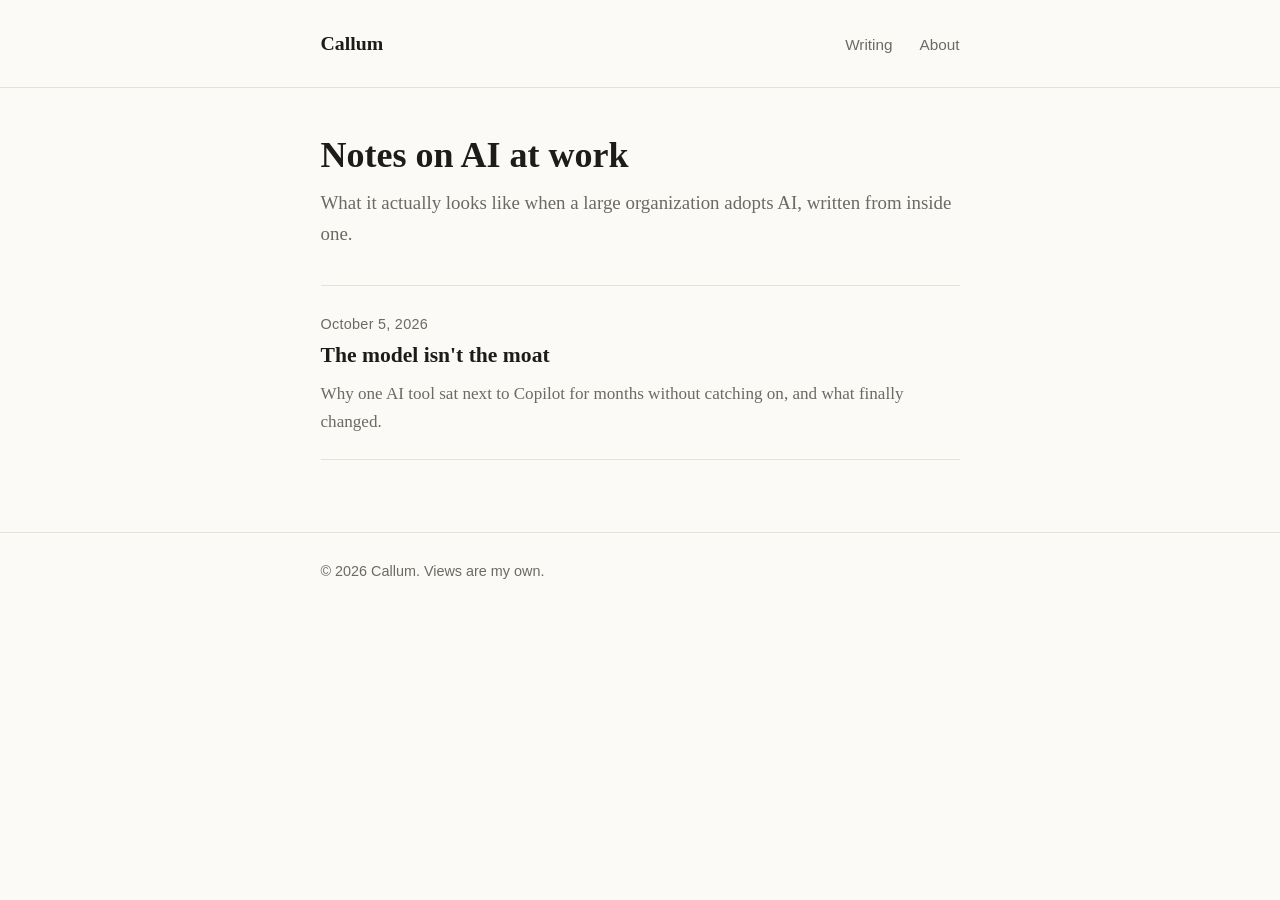
<file: index.html>
<!doctype html>
<html lang="en">
<head>
  <meta charset="utf-8">
  <meta name="viewport" content="width=device-width, initial-scale=1">
  <title>Callum | Notes on AI at Work</title>
  <meta name="description" content="Notes on how AI actually gets adopted inside large organizations, from someone doing the work.">
  <link rel="stylesheet" href="style.css">
</head>
<body>

  <header class="site">
    <div class="wrap">
      <a class="brand" href="index.html">Callum</a>
      <nav>
        <a href="index.html">Writing</a>
        <a href="about.html">About</a>
      </nav>
    </div>
  </header>

  <main>
    <div class="wrap">
      <h1>Notes on AI at work</h1>
      <p class="lede">What it actually looks like when a large organization adopts AI, written from inside one.</p>

      <ul class="post-list">
        <!-- Copy this block for each new post, newest first. -->
        <li>
          <span class="meta">October 5, 2026</span><br>
          <a class="title" href="posts/the-model-isnt-the-moat.html">The model isn't the moat</a>
          <p>Why one AI tool sat next to Copilot for months without catching on, and what finally changed.</p>
        </li>
      </ul>
    </div>
  </main>

  <footer class="site">
    <div class="wrap">
      &copy; <span id="year"></span> Callum. Views are my own.
    </div>
  </footer>
  <script>document.getElementById('year').textContent = new Date().getFullYear();</script>

</body>
</html>
</file>
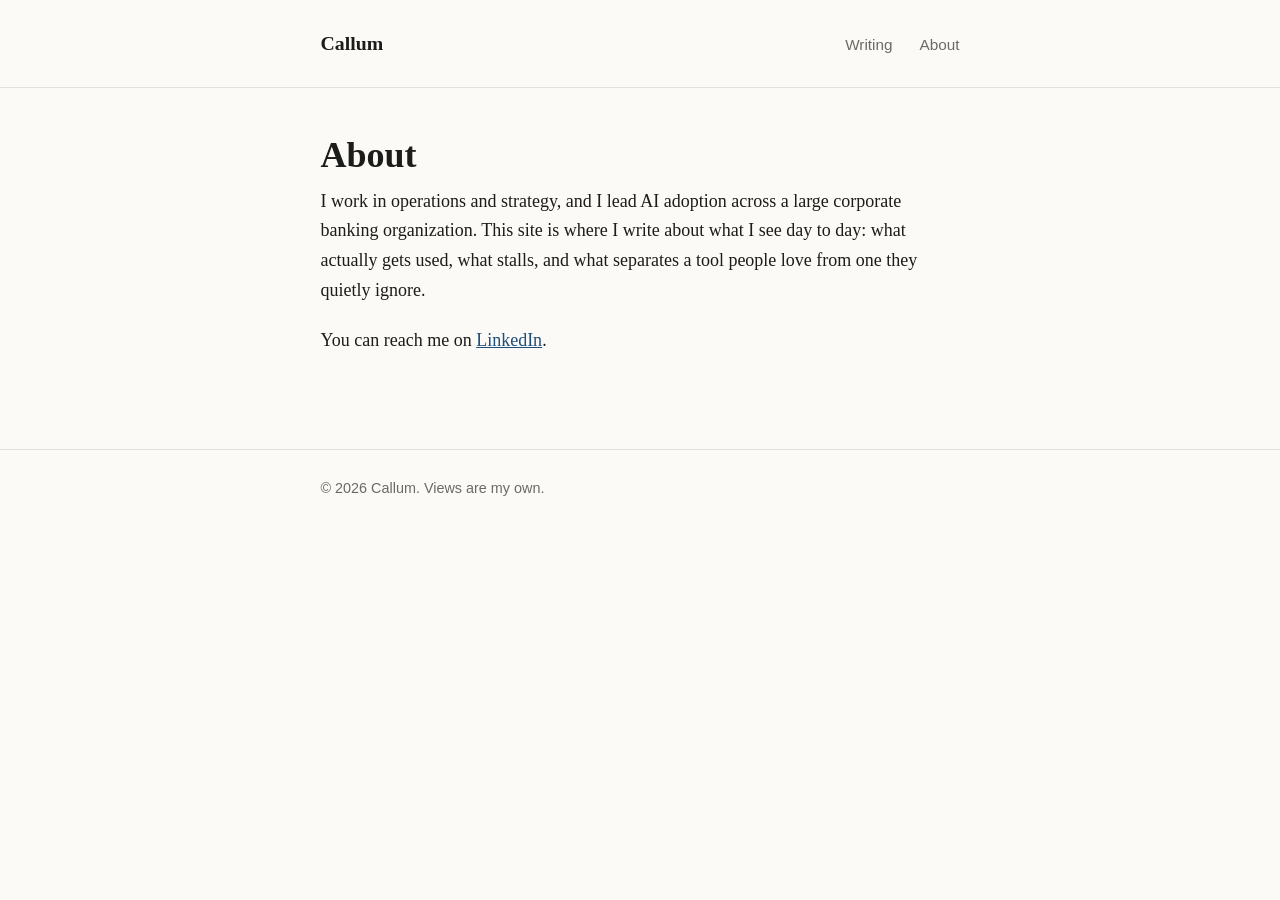
<file: about.html>
<!doctype html>
<html lang="en">
<head>
  <meta charset="utf-8">
  <meta name="viewport" content="width=device-width, initial-scale=1">
  <title>About | Callum</title>
  <meta name="description" content="About Callum and what this site is for.">
  <link rel="stylesheet" href="style.css">
</head>
<body>

  <header class="site">
    <div class="wrap">
      <a class="brand" href="index.html">Callum</a>
      <nav>
        <a href="index.html">Writing</a>
        <a href="about.html">About</a>
      </nav>
    </div>
  </header>

  <main>
    <div class="wrap">
      <h1>About</h1>
      <article>
        <p>I work in operations and strategy, and I lead AI adoption across a large corporate banking organization. This site is where I write about what I see day to day: what actually gets used, what stalls, and what separates a tool people love from one they quietly ignore.</p>

        <p><!-- Add two or three sentences in your own voice: what you believe about AI at work, and who you are writing for. --></p>

        <p>You can reach me on <a href="https://www.linkedin.com/">LinkedIn</a>.</p>
      </article>
    </div>
  </main>

  <footer class="site">
    <div class="wrap">
      &copy; <span id="year"></span> Callum. Views are my own.
    </div>
  </footer>
  <script>document.getElementById('year').textContent = new Date().getFullYear();</script>

</body>
</html>
</file>
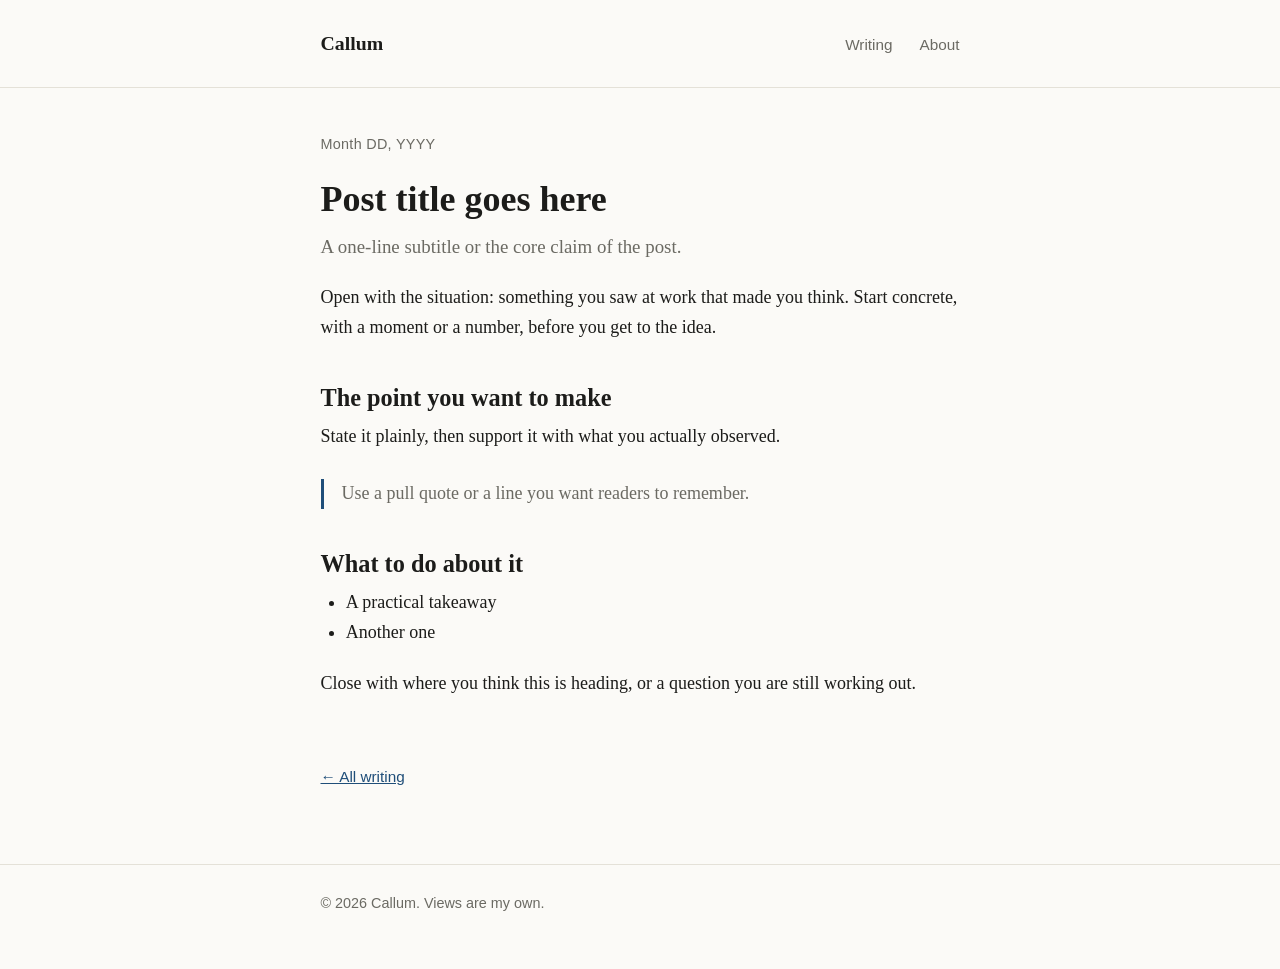
<file: posts/post-template.html>
<!doctype html>
<html lang="en">
<head>
  <meta charset="utf-8">
  <meta name="viewport" content="width=device-width, initial-scale=1">
  <title>Post Title | Callum</title>
  <meta name="description" content="One-sentence summary of the post, used by search engines and link previews.">
  <link rel="stylesheet" href="../style.css">
</head>
<body>

  <header class="site">
    <div class="wrap">
      <a class="brand" href="../index.html">Callum</a>
      <nav>
        <a href="../index.html">Writing</a>
        <a href="../about.html">About</a>
      </nav>
    </div>
  </header>

  <main>
    <div class="wrap">
      <article>
        <p class="meta">Month DD, YYYY</p>
        <h1>Post title goes here</h1>
        <p class="lede">A one-line subtitle or the core claim of the post.</p>

        <p>Open with the situation: something you saw at work that made you think. Start concrete, with a moment or a number, before you get to the idea.</p>

        <h2>The point you want to make</h2>
        <p>State it plainly, then support it with what you actually observed.</p>

        <blockquote>Use a pull quote or a line you want readers to remember.</blockquote>

        <h2>What to do about it</h2>
        <ul>
          <li>A practical takeaway</li>
          <li>Another one</li>
        </ul>

        <p>Close with where you think this is heading, or a question you are still working out.</p>
      </article>

      <a class="back" href="../index.html">&larr; All writing</a>
    </div>
  </main>

  <footer class="site">
    <div class="wrap">
      &copy; <span id="year"></span> Callum. Views are my own.
    </div>
  </footer>
  <script>document.getElementById('year').textContent = new Date().getFullYear();</script>

</body>
</html>
</file>
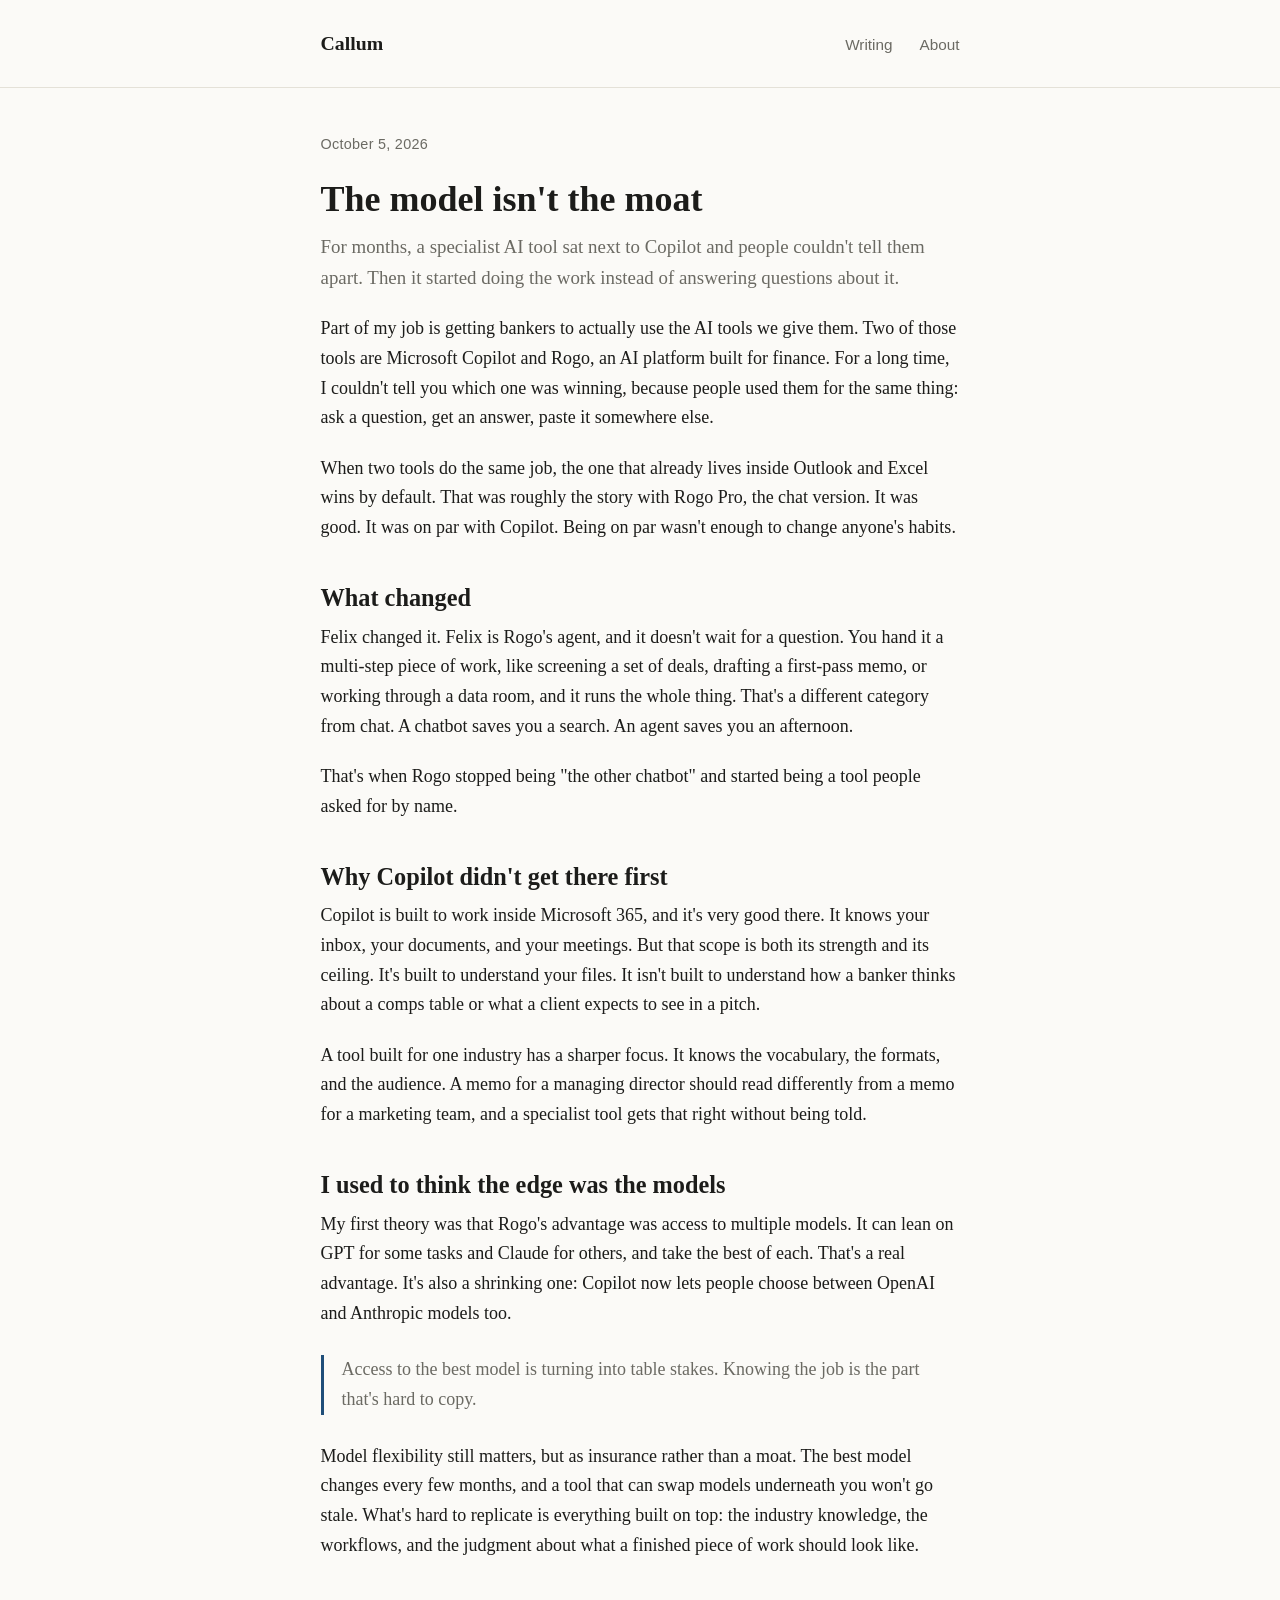
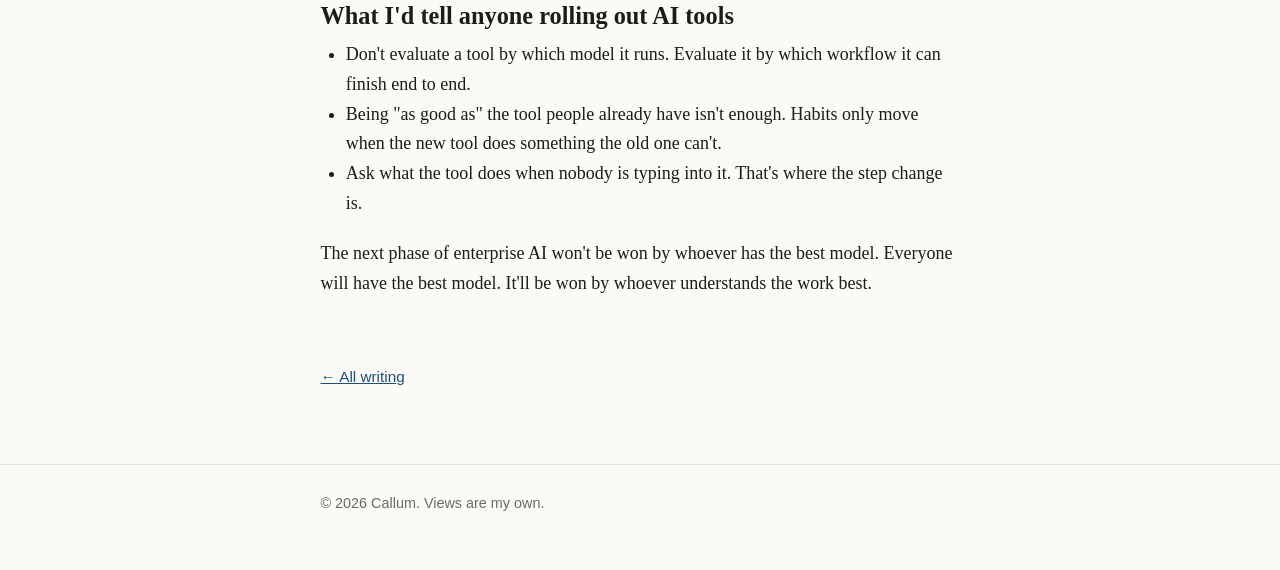
<file: posts/the-model-isnt-the-moat.html>
<!doctype html>
<html lang="en">
<head>
  <meta charset="utf-8">
  <meta name="viewport" content="width=device-width, initial-scale=1">
  <title>The Model Isn't the Moat | Callum</title>
  <meta name="description" content="Why one AI tool sat next to Copilot for months without catching on, and what finally changed.">
  <link rel="stylesheet" href="../style.css">
</head>
<body>

  <header class="site">
    <div class="wrap">
      <a class="brand" href="../index.html">Callum</a>
      <nav>
        <a href="../index.html">Writing</a>
        <a href="../about.html">About</a>
      </nav>
    </div>
  </header>

  <main>
    <div class="wrap">
      <article>
        <p class="meta">October 5, 2026</p>
        <h1>The model isn't the moat</h1>
        <p class="lede">For months, a specialist AI tool sat next to Copilot and people couldn't tell them apart. Then it started doing the work instead of answering questions about it.</p>

        <p>Part of my job is getting bankers to actually use the AI tools we give them. Two of those tools are Microsoft Copilot and Rogo, an AI platform built for finance. For a long time, I couldn't tell you which one was winning, because people used them for the same thing: ask a question, get an answer, paste it somewhere else.</p>

        <p>When two tools do the same job, the one that already lives inside Outlook and Excel wins by default. That was roughly the story with Rogo Pro, the chat version. It was good. It was on par with Copilot. Being on par wasn't enough to change anyone's habits.</p>

        <h2>What changed</h2>
        <p>Felix changed it. Felix is Rogo's agent, and it doesn't wait for a question. You hand it a multi-step piece of work, like screening a set of deals, drafting a first-pass memo, or working through a data room, and it runs the whole thing. That's a different category from chat. A chatbot saves you a search. An agent saves you an afternoon.</p>

        <p>That's when Rogo stopped being "the other chatbot" and started being a tool people asked for by name.</p>

        <h2>Why Copilot didn't get there first</h2>
        <p>Copilot is built to work inside Microsoft 365, and it's very good there. It knows your inbox, your documents, and your meetings. But that scope is both its strength and its ceiling. It's built to understand your files. It isn't built to understand how a banker thinks about a comps table or what a client expects to see in a pitch.</p>

        <p>A tool built for one industry has a sharper focus. It knows the vocabulary, the formats, and the audience. A memo for a managing director should read differently from a memo for a marketing team, and a specialist tool gets that right without being told.</p>

        <h2>I used to think the edge was the models</h2>
        <p>My first theory was that Rogo's advantage was access to multiple models. It can lean on GPT for some tasks and Claude for others, and take the best of each. That's a real advantage. It's also a shrinking one: Copilot now lets people choose between OpenAI and Anthropic models too.</p>

        <blockquote>Access to the best model is turning into table stakes. Knowing the job is the part that's hard to copy.</blockquote>

        <p>Model flexibility still matters, but as insurance rather than a moat. The best model changes every few months, and a tool that can swap models underneath you won't go stale. What's hard to replicate is everything built on top: the industry knowledge, the workflows, and the judgment about what a finished piece of work should look like.</p>

        <h2>What I'd tell anyone rolling out AI tools</h2>
        <ul>
          <li>Don't evaluate a tool by which model it runs. Evaluate it by which workflow it can finish end to end.</li>
          <li>Being "as good as" the tool people already have isn't enough. Habits only move when the new tool does something the old one can't.</li>
          <li>Ask what the tool does when nobody is typing into it. That's where the step change is.</li>
        </ul>

        <p>The next phase of enterprise AI won't be won by whoever has the best model. Everyone will have the best model. It'll be won by whoever understands the work best.</p>
      </article>

      <a class="back" href="../index.html">&larr; All writing</a>
    </div>
  </main>

  <footer class="site">
    <div class="wrap">
      &copy; <span id="year"></span> Callum. Views are my own.
    </div>
  </footer>
  <script>document.getElementById('year').textContent = new Date().getFullYear();</script>

</body>
</html>
</file>
<file: style.css>
:root {
  --bg: #fbfaf7;
  --text: #1c1c1a;
  --muted: #6b6a63;
  --rule: #e4e1d8;
  --accent: #1f4e79;
  --measure: 38rem;
}

@media (prefers-color-scheme: dark) {
  :root {
    --bg: #161614;
    --text: #ecebe5;
    --muted: #a09f96;
    --rule: #2e2d29;
    --accent: #8db8e0;
  }
}

* { box-sizing: border-box; }

html { font-size: 18px; }

body {
  margin: 0;
  background: var(--bg);
  color: var(--text);
  font-family: Georgia, "Iowan Old Style", "Palatino Linotype", serif;
  line-height: 1.65;
}

.wrap {
  max-width: var(--measure);
  margin: 0 auto;
  padding: 0 1.25rem;
}

header.site {
  border-bottom: 1px solid var(--rule);
  padding: 1.5rem 0;
}

header.site .wrap {
  display: flex;
  justify-content: space-between;
  align-items: baseline;
  gap: 1rem;
}

header.site a.brand {
  font-weight: 700;
  font-size: 1.1rem;
  color: var(--text);
  text-decoration: none;
}

header.site nav a {
  margin-left: 1.25rem;
  font-family: -apple-system, "Helvetica Neue", Arial, sans-serif;
  font-size: 0.85rem;
  color: var(--muted);
  text-decoration: none;
}

header.site nav a:hover { color: var(--accent); }

main { padding: 2.5rem 0 4rem; }

h1, h2, h3 { line-height: 1.25; }
h1 { font-size: 2rem; margin: 0 0 0.5rem; }
h2 { font-size: 1.35rem; margin: 2.25rem 0 0.5rem; }

a { color: var(--accent); }

.lede { color: var(--muted); font-size: 1.05rem; margin-top: 0; }

.meta {
  font-family: -apple-system, "Helvetica Neue", Arial, sans-serif;
  font-size: 0.8rem;
  color: var(--muted);
  letter-spacing: 0.02em;
}

/* Post list on the homepage */
.post-list { list-style: none; padding: 0; margin: 2rem 0 0; }

.post-list li {
  padding: 1.25rem 0;
  border-top: 1px solid var(--rule);
}

.post-list li:last-child { border-bottom: 1px solid var(--rule); }

.post-list a.title {
  font-size: 1.2rem;
  font-weight: 700;
  color: var(--text);
  text-decoration: none;
}

.post-list a.title:hover { color: var(--accent); }

.post-list p { margin: 0.35rem 0 0; color: var(--muted); font-size: 0.95rem; }

/* Article body */
article p { margin: 0 0 1.15rem; }

article blockquote {
  margin: 1.5rem 0;
  padding-left: 1rem;
  border-left: 3px solid var(--accent);
  color: var(--muted);
}

article ul, article ol { padding-left: 1.4rem; margin: 0 0 1.15rem; }

article code {
  font-family: ui-monospace, Menlo, Consolas, monospace;
  font-size: 0.85em;
  background: var(--rule);
  padding: 0.1em 0.35em;
  border-radius: 3px;
}

article pre {
  background: var(--rule);
  padding: 1rem;
  overflow-x: auto;
  border-radius: 4px;
}

article pre code { background: none; padding: 0; }

.back { display: inline-block; margin-top: 2.5rem; font-family: -apple-system, Arial, sans-serif; font-size: 0.85rem; }

footer.site {
  border-top: 1px solid var(--rule);
  padding: 1.5rem 0 3rem;
  font-family: -apple-system, "Helvetica Neue", Arial, sans-serif;
  font-size: 0.8rem;
  color: var(--muted);
}

@media (max-width: 480px) {
  html { font-size: 17px; }
  h1 { font-size: 1.6rem; }
}
</file>
